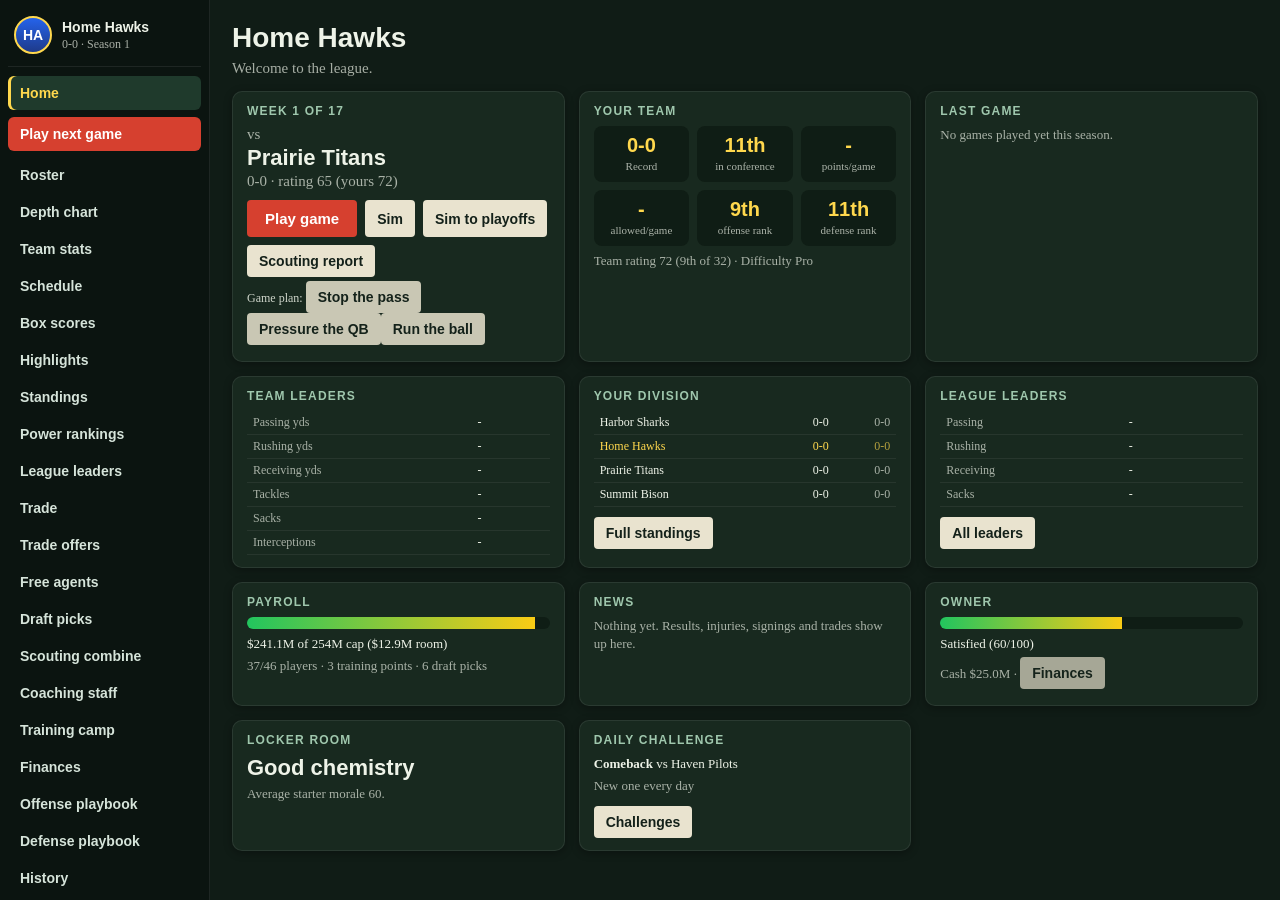
<file: index.html>
<!doctype html>
<html lang="en"><head><meta charset="utf-8">
<meta name="viewport" content="width=device-width,initial-scale=1,maximum-scale=1,user-scalable=no,viewport-fit=cover">
<meta name="mobile-web-app-capable" content="yes"><meta name="apple-mobile-web-app-capable" content="yes">
<title>Gridiron Lab</title><link rel="stylesheet" href="style.css">
<link rel="manifest" href="manifest.webmanifest"><meta name="theme-color" content="#14211a"><link rel="apple-touch-icon" href="icon-192.png"><link rel="icon" href="icon-192.png"></head>
<body>
<div id="wrap">
<canvas id="c" width="960" height="540"></canvas>
<div id="hud"></div><div id="msg"></div>
<div id="top"><button id="pbb">Playbook</button><button id="hlp">Controls</button><button id="rb">Lobby</button></div>
<div id="pb"></div>
<div id="pre"><div id="hint"></div><div id="plays"></div><button id="snap">Snap</button></div>
<div id="bar"></div>
<div id="stick"><i></i></div><div id="mv"></div><button id="act">Juke / Pump</button>
<p id="help"></p>
</div>
<div id="rot">Turn your phone sideways to play.<br><small>(tap to dismiss)</small></div>
<div id="modal" hidden></div>
<script src="data.js"></script><script src="stats0.js"></script><script src="special.js"></script><script src="ai.js"></script><script src="moves.js"></script><script src="career.js"></script><script src="ragdoll.js"></script><script src="game.js"></script><script src="render.js"></script><script src="hud.js"></script><script src="playbook.js"></script><script src="dash.js"></script><script src="league.js"></script><script src="opts.js"></script><script src="pcam.js"></script><script src="pcam2.js"></script><script src="kick.js"></script><script src="extras.js"></script><script src="field2.js"></script><script src="gm.js"></script><script src="desk.js"></script><script src="anim.js"></script><script src="more.js"></script><script src="pose.js"></script><script src="play2.js"></script><script src="vis2.js"></script><script src="menus2.js"></script><script src="polish.js"></script><script src="sound2.js"></script><script src="more3.js"></script><script src="dive.js"></script><script src="play3.js"></script><script src="vis3.js"></script><script src="modes.js"></script><script src="ease.js"></script><script src="keys.js"></script><script src="models.js"></script><script src="anim2.js"></script><script src="rp2.js"></script><script src="trick.js"></script><script src="stats2.js"></script><script src="pe.js"></script><script src="pd.js"></script><script src="plays3.js"></script><script src="tw.js"></script><script src="rel.js"></script><script src="rtclock.js"></script><script src="pass3.js"></script><script src="stplays.js"></script><script src="st3.js"></script><script src="std.js"></script><script src="playcard.js"></script><script src="modelock.js"></script><script src="train.js"></script><script src="life.js"></script><script src="hood.js"></script><script src="cars.js"></script><script src="wreck.js"></script><script src="street.js"></script><script src="sfb.js"></script><script src="smini.js"></script><script src="sheetlock.js"></script><script src="lock.js"></script>
<script>if(typeof stSVG!="function"||typeof kofcEnd!="function"||typeof rtTick!="function"||typeof lobby!="function"||typeof lineup!="function"||typeof careerHub!="function"||typeof cmove!="function"||typeof ragTackle!="function"||typeof fit!="function"||typeof dashHome!="function"||typeof featUI!="function"||typeof kickStart!="function"||typeof xNewGame!="function"||typeof fForm!="function"||typeof gmInit!="function"||typeof padPoll!="function"||typeof animStep!="function"||typeof stiffArm!="function"||typeof anTick!="function"||typeof covPre!="function"||typeof vTick!="function"||typeof devUI!="function"||typeof camTick!="function"||typeof sReact!="function"||typeof gNums!="function"||typeof userDive!="function"||typeof dsCycle!="function"||typeof dcShow!="function"||typeof recapUI!="function"||typeof tutGo!="function"||typeof kbPage!="function"||typeof mDraw!="function"||typeof CEL2=="undefined"||typeof rpAct!="function"||typeof licOK!="function"||typeof slGate!="function"||typeof fa1Fill!="function"||typeof dsSync!="function"||typeof peUI!="function"||typeof pdUI!="function"||typeof coachSug!="function"||typeof koKneel!="function"||typeof st4th!="function"||typeof stDes!="function"||typeof pcdShow!="function"||typeof pcSet!="function"||typeof pcPre!="function"||typeof mlSwitch!="function"||typeof trainUI!="function"||typeof lifeUI!="function"||typeof hoodUI!="function"||typeof hdDealer!="function"||typeof hdBody!="function"||typeof hdStreet!="function"||typeof sfStart!="function"||typeof smStart!="function")document.body.innerHTML='<p style="padding:20px;font:18px sans-serif;color:#fff">Gridiron Lab is missing files. Upload index.html, data.js, special.js, ai.js, moves.js, career.js, ragdoll.js, game.js, render.js, hud.js, playbook.js, dash.js, league.js, opts.js, pcam.js, pcam2.js, kick.js, extras.js, field2.js, gm.js, desk.js, anim.js, more.js, pose.js, play2.js, vis2.js, menus2.js, polish.js, sound2.js, more3.js, dive.js, play3.js, vis3.js, modes.js, ease.js, keys.js, models.js, anim2.js, rp2.js, trick.js, st3.js, std.js, playcard.js, modelock.js, train.js, life.js, hood.js, cars.js, wreck.js, street.js, sfb.js, smini.js, sheetlock.js, lock.js, sw.js, manifest.webmanifest, the icons and style.css together in one folder.</p>'</script></body></html>
</file>
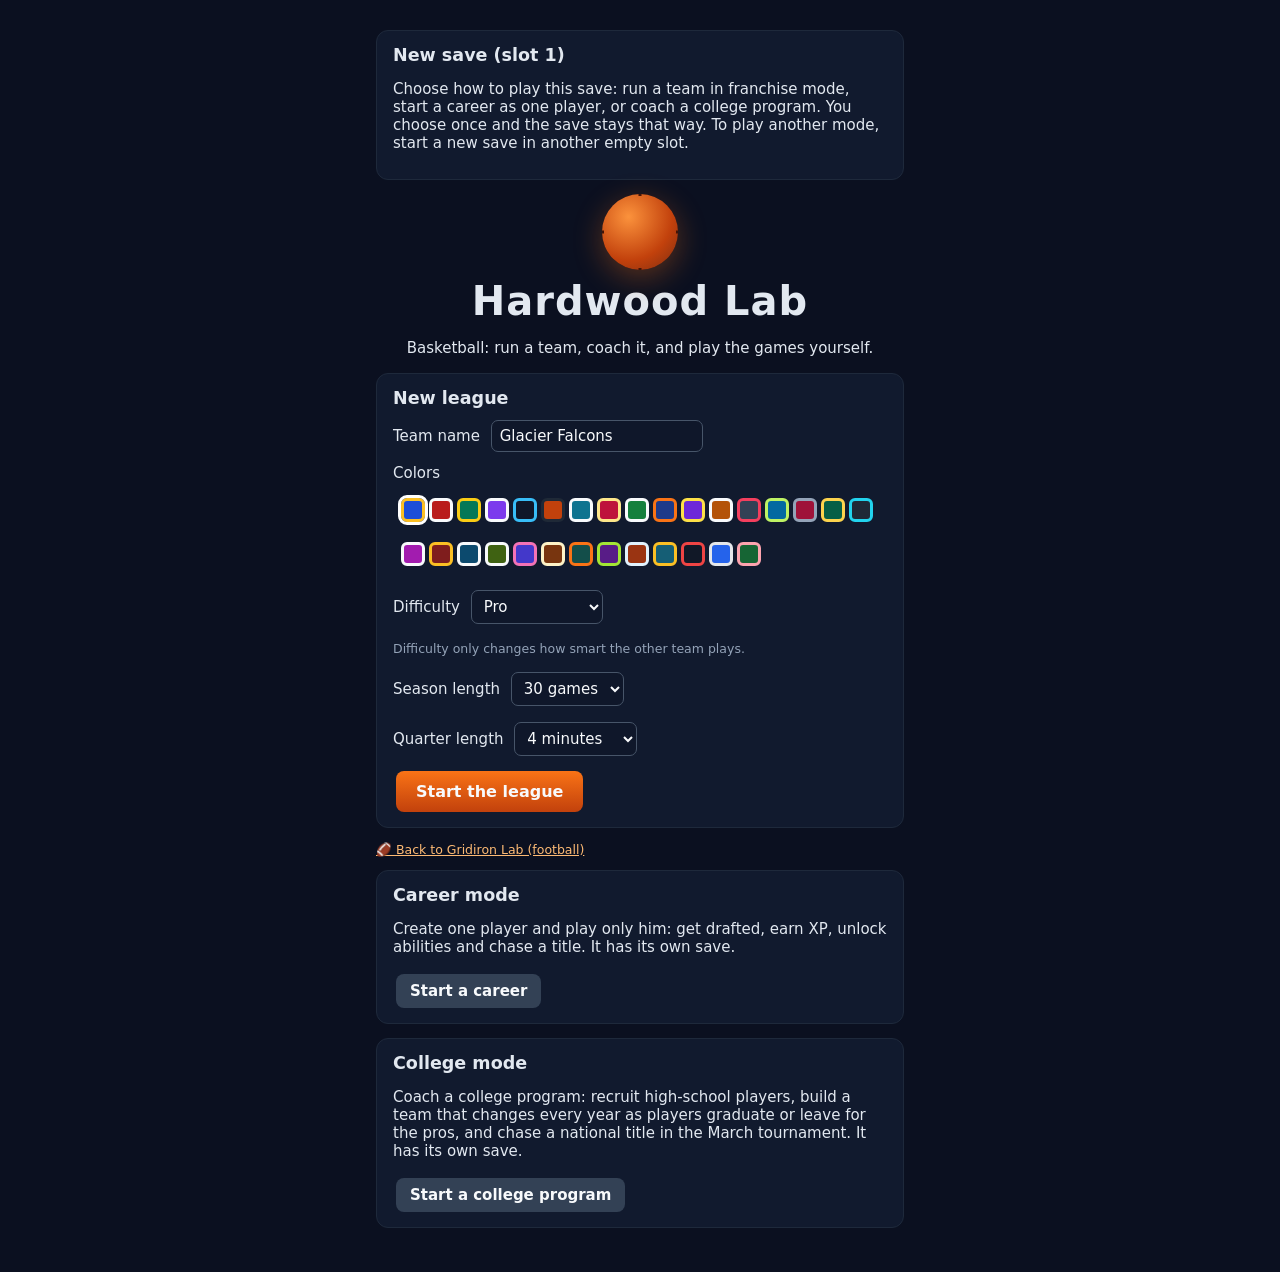
<file: hoops/index.html>
<!doctype html>
<html lang="en"><head><meta charset="utf-8">
<meta name="viewport" content="width=device-width,initial-scale=1,viewport-fit=cover">
<title>Hardwood Lab</title><link rel="stylesheet" href="hoops.css">
<meta name="theme-color" content="#0b1020"><link rel="icon" href="../icon-192.png"></head>
<body>
<div id="ui"></div>
<div id="gamewrap" hidden><canvas id="cv"></canvas><div id="gtop"><button onclick="gameMenu()">Menu</button></div></div>
<div id="modal" hidden></div>
<script src="h-core.js"></script><script src="h-sim.js"></script><script src="h-game.js"></script><script src="h-play.js"></script><script src="h-draw.js"></script><script src="h-ui.js"></script><script src="h-court.js"></script><script src="h-fx.js"></script><script src="h-fran.js"></script><script src="h-car.js"></script><script src="h-extra.js"></script><script src="h-more.js"></script><script src="h-gfx.js"></script><script src="h-hl.js"></script><script src="h-view.js"></script><script src="h-real.js"></script><script src="h-mode.js"></script><script src="h-feel.js"></script><script src="../sheetlock.js"></script><script src="h-lock.js"></script>
<script>if(typeof pdUI!="function"||typeof hInit!="function"||typeof hDraw!="function"||typeof hStep!="function"||typeof simGame!="function"||typeof newLeague!="function"||typeof userControls!="function"||typeof lkGate!="function"||typeof slGate!="function"||typeof coachSug!="function"||typeof faceSVG!="function"||typeof ensureR!="function"||typeof careerHome!="function"||typeof tutStart!="function"||typeof asUI!="function"||typeof camFrame!="function"||typeof collegeGo!="function"||typeof pickMode!="function"||typeof pvProj!="function"||typeof o3EP!="function"){document.body.innerHTML='<div style="font:16px sans-serif;color:#fff;padding:30px">Some game files are missing. Re-download the whole folder and open hoops/index.html again.</div>'}else hInit();
if('serviceWorker'in navigator&&location.protocol.startsWith('http'))navigator.serviceWorker.register('../sw.js').catch(()=>{});</script>
</body></html>
</file>
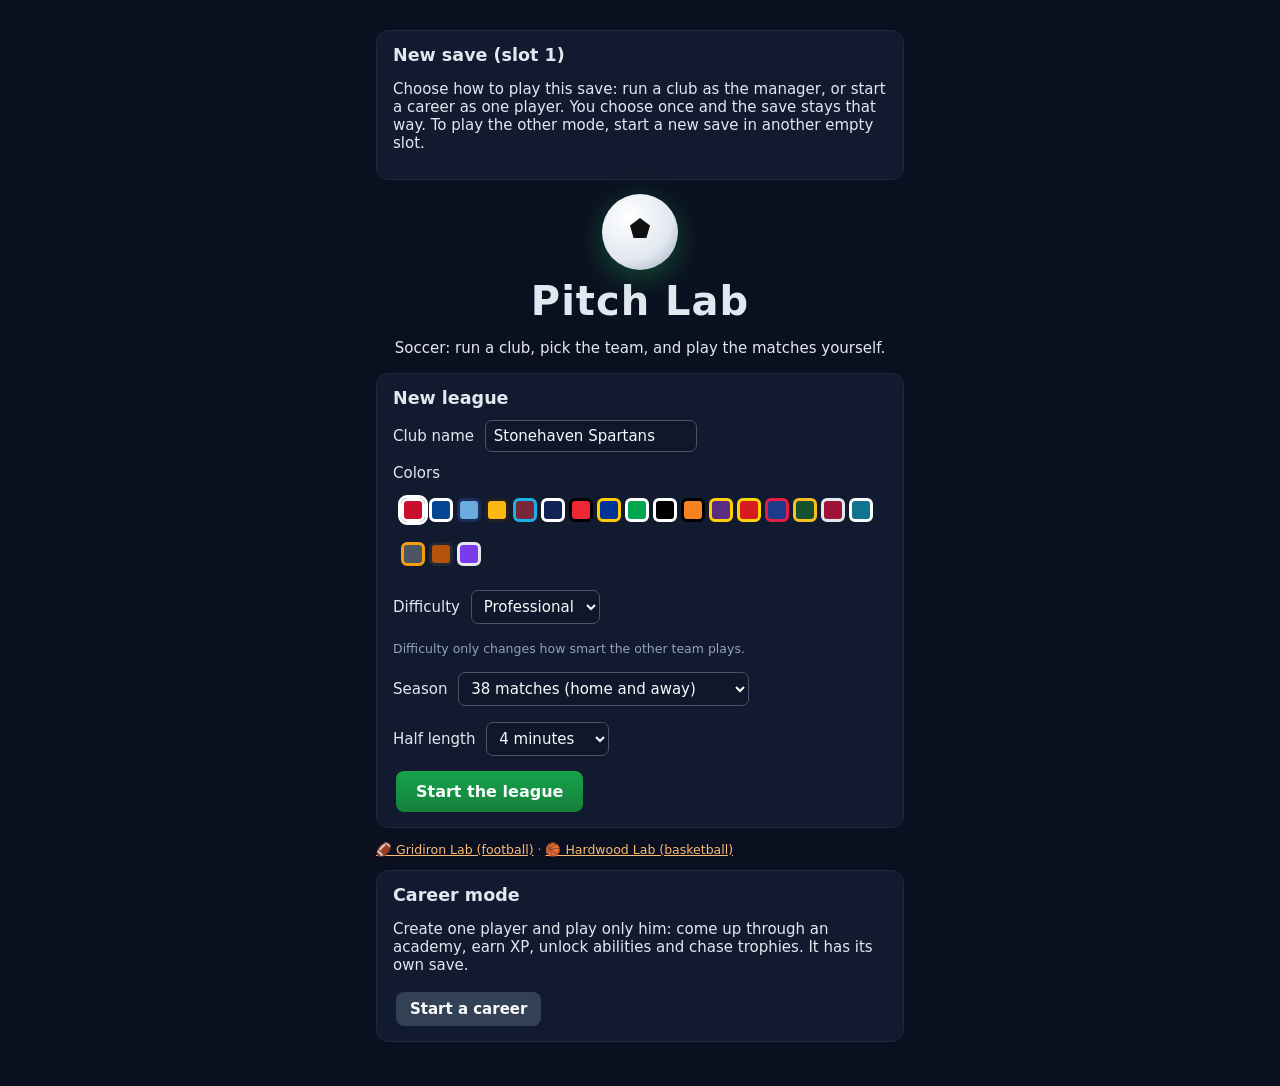
<file: soccer/index.html>
<!doctype html>
<html lang="en"><head><meta charset="utf-8">
<meta name="viewport" content="width=device-width,initial-scale=1,viewport-fit=cover">
<title>Pitch Lab</title><link rel="stylesheet" href="soccer.css">
<meta name="theme-color" content="#0d1a12"><link rel="icon" href="../icon-192.png"></head>
<body>
<div id="ui"></div>
<div id="gamewrap" hidden><canvas id="cv"></canvas><div id="gtop"><button onclick="gameMenu()">Menu</button></div></div>
<div id="modal" hidden></div>
<script src="s-core.js"></script><script src="s-sim.js"></script><script src="s-game.js"></script><script src="s-play.js"></script><script src="s-draw.js"></script><script src="s-ui.js"></script><script src="sc-court.js"></script><script src="sc-fx.js"></script><script src="sc-fran.js"></script><script src="sc-car.js"></script><script src="sc-extra.js"></script><script src="sc-div.js"></script><script src="sc-fc.js"></script><script src="sc-ai2.js"></script><script src="sc-real.js"></script><script src="sc-mode.js"></script><script src="sc-feel.js"></script><script src="../sheetlock.js"></script><script src="s-lock.js"></script>
<script>if(typeof fcShotCalc!="function"||typeof gkReach!="function"||typeof icPlan!="function"||typeof hInit!="function"||typeof hDraw!="function"||typeof hStep!="function"||typeof simGame!="function"||typeof newLeague!="function"||typeof userControls!="function"||typeof lkGate!="function"||typeof slGate!="function"||typeof coachSug!="function"||typeof hlUI!="function"||typeof cupPlay!="function"||typeof careerGo!="function"||typeof pickMode!="function"||typeof tutStart!="function"||typeof addDiv2!="function"||typeof callRunGo!="function"){document.body.innerHTML='<div style="font:16px sans-serif;color:#fff;padding:30px">Some game files are missing. Re-download the whole folder and open soccer/index.html again.</div>'}else hInit();
if('serviceWorker'in navigator&&location.protocol.startsWith('http'))navigator.serviceWorker.register('../sw.js').catch(()=>{});</script>
</body></html>
</file>
<file: style.css>
*{box-sizing:border-box}
html,body{margin:0;height:100%;overflow:hidden;background:#0b1626;color:#eef3e8;font:15px Georgia,serif;overscroll-behavior:none;-webkit-user-select:none;user-select:none}
button{background:#e9e3cf;color:#14211a;border:0;padding:8px 12px;font:700 14px "Trebuchet MS",sans-serif;cursor:pointer;border-radius:4px}
button.on{background:#ffd84d}button:focus-visible{outline:3px solid #fff}
/* the game fills the whole screen; everything else floats on top of it */
#wrap{position:fixed;inset:0}
#c{position:absolute;inset:0;width:100%;height:100%;display:block;touch-action:none;background:#14532d}
#hud{position:absolute;top:6px;left:10px;z-index:3;font:700 14px "Trebuchet MS",sans-serif;text-shadow:0 1px 3px #000,0 0 6px #000;pointer-events:none}
#msg{position:absolute;top:27px;left:10px;z-index:3;font-size:13px;color:#ffd84d;text-shadow:0 1px 3px #000,0 0 6px #000;max-width:62vw;pointer-events:none}
#top{position:absolute;top:6px;right:8px;z-index:5;display:flex;gap:6px}#top button{padding:7px 11px;font-size:13px;background:#e9e3cfee}
#pb{position:absolute;left:50%;transform:translateX(-50%);bottom:62px;z-index:5;background:#0b1626eb;border:2px solid #e9e3cf;border-radius:10px;padding:10px;max-width:96vw;max-height:66vh;overflow:auto}
#pb h3{margin:0 0 8px;font:700 16px "Trebuchet MS",sans-serif;color:#ffd84d;display:flex;justify-content:space-between;align-items:center;gap:10px}
#pb .cards{display:grid;grid-template-columns:repeat(auto-fill,minmax(122px,1fr));gap:8px;width:min(920px,90vw)}
.card{background:#1d3a2a;color:#fff;padding:5px;border:2px solid #ffffff2a;display:flex;flex-direction:column;align-items:center;gap:3px;font-size:12px}
.card.on{border-color:#ffd84d}.card svg{width:112px;height:80px;background:#2a7f35;border-radius:4px;pointer-events:none}.card span{pointer-events:none}
#pre{position:absolute;left:0;right:0;bottom:8px;z-index:4;display:flex;flex-direction:column;align-items:center;gap:6px;pointer-events:none}
#pre>*{pointer-events:auto}#hint{background:#000b;color:#fff;font-family:"Trebuchet MS",sans-serif;padding:6px 14px;border-radius:16px;font-size:14px;pointer-events:none;text-align:center;max-width:92vw}
#plays{display:flex;gap:6px;flex-wrap:wrap;justify-content:center}#plays button{background:#e9e3cfee}
#snap{background:#d6402f;color:#fff;padding:10px 26px;font-size:16px}
#bar{position:absolute;left:0;right:0;bottom:8px;z-index:4;display:flex;justify-content:center;pointer-events:none}#bar>*{pointer-events:auto}
#dctl{display:none;gap:6px;flex-wrap:wrap}#dctl button{background:#e9e3cfdd}
#help{display:none}
#ed{display:flex;flex-direction:column;gap:6px;align-items:center}#ed canvas{width:min(960px,92vw)}#edt{display:flex;gap:6px;flex-wrap:wrap;justify-content:center;max-width:960px}#ed p{max-width:760px;font-size:13px;margin:0}
#stick,#act,#rot{display:none}
#modal{position:fixed;inset:0;z-index:10;background:#000c;display:flex;overflow:auto}#modal[hidden]{display:none}
#modal>div{background:#1d2e24;padding:16px;overflow:auto}
table{border-collapse:collapse}td,th{padding:3px 10px;text-align:left}
#mv{display:none;gap:6px;flex-wrap:wrap;justify-content:center;position:absolute;right:12px;bottom:66px;z-index:4;flex-direction:column}#mv button{background:#7c3aed;color:#fff}
@media (pointer:coarse){
 #stick{display:block;position:absolute;left:16px;bottom:24px;width:110px;height:110px;border-radius:50%;background:#fff3;border:2px solid #fff8;z-index:3;touch-action:none}
 #stick i{position:absolute;left:33px;top:33px;width:40px;height:40px;border-radius:50%;background:#fffb;pointer-events:none}
 #act{display:block;position:absolute;right:16px;bottom:24px;z-index:3;width:86px;height:86px;border-radius:50%;background:#ffd84dcc;touch-action:none}
 #mv{right:12px;bottom:122px;width:96px}#mv button{padding:10px 6px;font-size:13px}
 #hud{font-size:12px}#msg{font-size:11px}#pb{bottom:56px;max-height:60vh}#pb .cards{grid-template-columns:repeat(auto-fill,minmax(104px,1fr))}.card svg{width:96px;height:68px}
 #plays button,#top button{padding:7px 9px;font-size:12px}
}
@media (pointer:coarse) and (orientation:portrait){#rot{display:block;position:fixed;inset:0;z-index:20;background:#14211af2;color:#fff;font-size:20px;text-align:center;padding-top:40vh}}
#modal table{font-size:12px}td.tc{cursor:pointer;background:#2c4636}td.tc:hover{background:#3d6a4c}#modal h2,#modal h3{margin:4px 0}
#modal{align-items:stretch;justify-content:stretch}
#modal>div{width:100%;height:100%;max-height:none;border:0;padding:16px;box-sizing:border-box}
#modal h1{margin:4px 0;font:700 28px "Trebuchet MS",sans-serif}
.grid{display:grid;grid-template-columns:repeat(auto-fit,minmax(170px,1fr));gap:12px;margin-top:16px}
.grid button{padding:26px 10px;font-size:18px}.grid button.big{background:#d6402f;color:#fff}
/* league pages */
#modal>div.pg{overflow:auto;-webkit-overflow-scrolling:touch}
.pg p{margin:6px 0;line-height:1.4}.pg h3{margin:16px 0 6px;font:700 17px "Trebuchet MS",sans-serif;color:#ffd84d}
.pg table{border-collapse:collapse;width:100%;max-width:1100px;font-size:13px}
.pg th,.pg td{padding:5px 8px;border-bottom:1px solid #ffffff1c;text-align:left;vertical-align:top}
.pg th{color:#cfe3d4;font-weight:700;white-space:nowrap}.pg th.srt{cursor:pointer;text-decoration:underline dotted}
.pg tr.st td{font-weight:700}.pg tr.me td{color:#ffd84d}
.pg a{color:#9fd3ff}.pg td button{padding:4px 9px;font-size:12px;margin:1px}
.pg .small{font-size:12px;opacity:.85}.pg .warn{color:#ffb4a8}.pg .good{color:#9be89b}.inj{color:#ff8f7a;font-size:11px;font-weight:700}
.pg .row{display:flex;gap:6px;flex-wrap:wrap;align-items:center;margin:8px 0}.pg select{padding:7px;font-size:14px;border-radius:3px;max-width:100%}
.pg .nav{display:flex;gap:6px;margin-bottom:6px}.pg .nav button{padding:6px 12px;font-size:13px}
.pg .cols{display:grid;grid-template-columns:1fr 1fr;gap:14px;margin-top:10px}.pg .ck{display:block;font-size:13px;padding:5px 0;border-bottom:1px solid #ffffff12}
.pg button.on{background:#ffd84d}
@media (max-width:700px){.pg .cols{grid-template-columns:1fr}.pg table{font-size:12px}.pg th,.pg td{padding:4px 5px}.grid button{padding:16px 8px;font-size:15px}}
#mv{display:none;gap:6px;flex-wrap:wrap;justify-content:center}#mv button{background:#7c3aed;color:#fff}
.cinfo{align-self:center;font-size:13px;opacity:.9;padding:0 6px}.pg button.dim{opacity:.45}.pg input{padding:7px;font-size:15px;border-radius:3px}
@media (pointer:coarse){#mv{position:absolute;right:12px;bottom:168px;z-index:3;flex-direction:column;width:96px}#mv button{padding:10px 6px;font-size:13px}}

/* scoreboard */
#sb{position:absolute;top:6px;left:50%;transform:translateX(-50%);z-index:4;display:flex;align-items:stretch;font-family:"Trebuchet MS",sans-serif;border-radius:8px;overflow:hidden;box-shadow:0 3px 12px #0009;pointer-events:none;border:1px solid #ffffff30}
#sb .tm{display:flex;align-items:center;gap:8px;padding:4px 12px;color:#fff;position:relative}#sb .tm.u{background:linear-gradient(#2563eb,#1e3a8a)}#sb .tm.c{background:linear-gradient(#dc2626,#7f1d1d)}
#sb .nm{font:700 13px "Trebuchet MS",sans-serif;letter-spacing:1px}#sb .sc{font:800 24px "Trebuchet MS",sans-serif;min-width:30px;text-align:center}
#sb .to{position:absolute;bottom:2px;left:12px;display:flex;gap:3px}#sb .tm.c .to{left:auto;right:12px}#sb .to b{width:9px;height:3px;background:#ffd84d;border-radius:2px}#sb .to b.off{background:#ffffff40}
#sb .tm.pos .nm::before{content:'';display:inline-block;width:11px;height:7px;margin-right:5px;background:#8b5a2b;border-radius:50%;border:1px solid #fff8;vertical-align:1px}
#sb .mid{background:#0b1626;color:#fff;padding:3px 14px;text-align:center;display:flex;flex-direction:column;justify-content:center;min-width:132px}
#sb .q{font:700 15px "Trebuchet MS",sans-serif}#sb .clk{color:#ff7b7b}#sb .clk.on{color:#7dffa0}#sb .dd{font:700 11px "Trebuchet MS",sans-serif;color:#ffd84d;letter-spacing:.5px}#sb .dd em{color:#ffffff60;font-style:normal}
#msg{left:50%!important;transform:translateX(-50%);top:62px!important;background:#000a;padding:3px 12px;border-radius:12px;max-width:80vw}
/* play result banner */
#res{position:absolute;left:50%;top:38%;transform:translate(-50%,-50%);z-index:4;text-align:center;pointer-events:none;opacity:0;font-family:"Trebuchet MS",sans-serif}
#res .t{font:900 46px "Trebuchet MS",sans-serif;letter-spacing:2px;color:#fff;padding:6px 30px;background:#0b1626d9;border-radius:6px;transform:skewX(-8deg);text-shadow:0 3px 0 #0008;white-space:nowrap}
#res .s{display:inline-block;margin-top:6px;font:700 15px "Trebuchet MS",sans-serif;color:#fff;background:#000b;padding:4px 14px;border-radius:12px}#res .s:empty{display:none}
#res.show{animation:resIn 1.7s ease-out forwards}
#res.good .t{background:linear-gradient(#16a34a,#14532d)}#res.bad .t{background:linear-gradient(#dc2626,#7f1d1d)}#res.td .t{background:linear-gradient(#facc15,#b45309);color:#1a1200;text-shadow:none;font-size:56px}#res.inc .t{background:#334155e6}
@keyframes resIn{0%{opacity:0;transform:translate(-50%,-50%) scale(.6)}12%{opacity:1;transform:translate(-50%,-50%) scale(1.08)}22%{transform:translate(-50%,-50%) scale(1)}85%{opacity:1}100%{opacity:.95}}
@media (pointer:coarse){#sb .sc{font-size:19px}#sb .nm{font-size:11px}#sb .mid{min-width:110px}#res .t{font-size:32px}#res.td .t{font-size:40px}#msg{top:52px!important}}

/* Football GM style shell: sidebar + main page */
#modal>div.shellwrap{padding:0;width:100%;height:100%;overflow:hidden;background:#101c16}
.shell{display:grid;grid-template-columns:210px 1fr;height:100%}
.side{background:#0b1410;border-right:1px solid #ffffff14;overflow:auto;padding:10px 8px;display:flex;flex-direction:column;gap:3px}
.side .brand{display:flex;gap:10px;align-items:center;padding:6px 6px 12px;border-bottom:1px solid #ffffff14;margin-bottom:6px}
.side .brand b{display:block;font:700 14px "Trebuchet MS",sans-serif}.side .brand span{font-size:12px;opacity:.7}
.side .logo{width:38px;height:38px;border-radius:50%;background:linear-gradient(#2563eb,#1e3a8a);display:flex;align-items:center;justify-content:center;font:800 14px "Trebuchet MS",sans-serif;color:#fff;flex:none;border:2px solid #ffd84d}
.side .ni{background:transparent;color:#d6e4da;text-align:left;padding:9px 12px;font:600 14px "Trebuchet MS",sans-serif;border-radius:6px}
.side .ni:hover{background:#ffffff10}.side .ni.on{background:#1f3a2c;color:#ffd84d;box-shadow:inset 3px 0 0 #ffd84d}.side .ni.hot{background:#d6402f;color:#fff;margin:4px 0}.side .ni.hot.on{background:#b8321f}
.main{overflow:auto;padding:18px 22px;-webkit-overflow-scrolling:touch}
.main h1{margin:0 0 4px;font:800 26px "Trebuchet MS",sans-serif}.dim{opacity:.68}
.hdr{margin-bottom:12px}.hdr p{margin:2px 0}
.dash{display:grid;grid-template-columns:repeat(auto-fill,minmax(290px,1fr));gap:14px}
.cardx{background:#18291f;border:1px solid #ffffff14;border-radius:10px;padding:12px 14px;box-shadow:0 2px 8px #0005}
.cardx h4{margin:0 0 8px;font:700 12px "Trebuchet MS",sans-serif;letter-spacing:1.2px;text-transform:uppercase;color:#9fc7ad}
.cardx .big{font:800 22px "Trebuchet MS",sans-serif;margin:2px 0}.cardx .big.w{color:#6ee7a0}.cardx .big.l{color:#ff8f7a}
.cardx p{margin:4px 0;font-size:13px}.cardx .btns{display:flex;gap:8px;flex-wrap:wrap;margin-top:10px}
.cardx button.go,.main button.go{background:#d6402f;color:#fff;font-size:15px;padding:10px 18px}
.stats3{display:grid;grid-template-columns:repeat(3,1fr);gap:8px;margin-bottom:6px}.stats3 div{background:#0f1d15;border-radius:8px;padding:8px;text-align:center}
.stats3 b{display:block;font:800 20px "Trebuchet MS",sans-serif;color:#ffd84d}.stats3 span{font-size:11px;opacity:.7}
table.mini{width:100%;font-size:13px}table.mini td{padding:4px 6px;border-bottom:1px solid #ffffff10}table.mini tr.me td{color:#ffd84d}td.num{text-align:right;font-variant-numeric:tabular-nums}
.bar{height:12px;background:#0f1d15;border-radius:6px;overflow:hidden;margin:6px 0}.bar i{display:block;height:100%;background:linear-gradient(90deg,#22c55e,#facc15)}.bar i.over{background:#ef4444}.bar.sm{height:7px;margin:0;min-width:70px}
.news{border-bottom:1px solid #ffffff0c;padding:3px 0}.news .dim{font-size:11px;margin-right:6px}
.pcard{display:flex;gap:12px;align-items:center}.pcard .ovr{width:62px;height:62px;border-radius:10px;background:linear-gradient(#facc15,#b45309);color:#1a1200;display:flex;flex-direction:column;align-items:center;justify-content:center;flex:none}
.pcard .ovr b{font:900 26px "Trebuchet MS",sans-serif;line-height:1}.pcard .ovr span{font-size:10px;font-weight:700}
b.w{color:#6ee7a0}b.l{color:#ff8f7a}
@media (max-width:820px){.shell{grid-template-columns:150px 1fr}.side .ni{padding:7px 8px;font-size:12px}.side .brand span{display:none}.main{padding:12px}.dash{grid-template-columns:repeat(auto-fill,minmax(250px,1fr));gap:10px}.main h1{font-size:20px}}
@media (pointer:coarse) and (max-height:520px){.shell{grid-template-columns:150px 1fr}.side{padding:6px 5px}.side .ni{padding:7px 8px;font-size:12px}.side .brand{padding:4px 4px 8px}.side .brand span{display:none}.side .logo{width:30px;height:30px;font-size:12px}
 .main{padding:10px 12px}.main h1{font-size:19px}.dash{grid-template-columns:repeat(auto-fill,minmax(240px,1fr));gap:9px}.cardx{padding:9px 11px}.cardx .big{font-size:17px}.stats3 b{font-size:16px}.cardx button.go{padding:8px 12px;font-size:13px}}

/* ---- game features ---- */
#sb .tm.u{background:linear-gradient(var(--u1,#2563eb),var(--u2,#1e3a8a))}#sb .tm.c{background:linear-gradient(var(--c1,#dc2626),var(--c2,#7f1d1d))}
#sb2{position:absolute;top:50px;left:50%;transform:translateX(-50%);z-index:4;display:none;flex-direction:column;align-items:center;gap:3px;pointer-events:none;font:700 10px "Trebuchet MS",sans-serif;color:#fff;text-shadow:0 1px 2px #000;letter-spacing:.6px}
#sb2:not([style*="none"]){display:flex}
#sb2 .mom{position:relative;width:160px;height:5px;background:#000a;border-radius:3px;overflow:hidden;box-shadow:0 0 0 1px #ffffff30}#sb2 .mom::after{content:'';position:absolute;left:50%;top:0;bottom:0;width:1px;background:#fffc}
#sb2 .mom i{position:absolute;top:0;bottom:0;transition:width .5s}#sb2 .mom i.u{right:50%;background:var(--u1,#2563eb)}#sb2 .mom i.c{left:50%;background:var(--c1,#dc2626)}
#msg{top:78px!important}
#res.flag .t{background:linear-gradient(#facc15,#ca8a04);color:#1a1200;text-shadow:none}
#rpb{position:absolute;top:6px;left:8px;z-index:5;display:none;padding:7px 12px;font-size:13px;background:#e9e3cfee}
#pbp{position:absolute;top:44px;left:8px;z-index:3;max-width:min(340px,30vw);font:12px/1.35 "Trebuchet MS",sans-serif;color:#fff;background:#000b;padding:5px 10px;border-radius:8px;pointer-events:none;opacity:0;transition:opacity .4s}
#pbp:empty{display:none}
#tip{display:none;position:absolute;top:100px;left:50%;transform:translateX(-50%);z-index:7;width:min(440px,88vw);background:#0b1626f2;border:2px solid #ffd84d;border-radius:10px;padding:10px 14px;color:#fff;font:14px/1.4 "Trebuchet MS",sans-serif;box-shadow:0 6px 20px #000a;text-align:center}
#tip p{margin:0 0 8px}#tip button{padding:6px 16px}
.feats{display:grid;gap:10px;margin-bottom:6px}.feat{display:flex;gap:12px;align-items:center}.feat b{display:block}.feat .small{display:block;opacity:.8}.feat .row{flex-shrink:0}
#modal .tg,.tg{min-width:60px;flex-shrink:0;background:#475569;color:#e2e8f0}#modal .tg.on,.tg.on{background:#16a34a;color:#fff}
.cardx.wide{grid-column:1/-1}.pbpl{max-height:360px;overflow:auto;font-size:13px}.pbpl p{margin:3px 0}
@media (pointer:coarse){
 #stick{width:var(--stk,110px)!important;height:var(--stk,110px)!important}#stick i{left:calc(50% - 20px)!important;top:calc(50% - 20px)!important}
 body.lefty #stick{left:auto;right:16px}body.lefty #act{right:auto;left:16px}body.lefty #mv{right:auto;left:12px}
 #pbp{top:40px;max-width:36vw;font-size:11px}#msg{top:68px!important}#sb2{top:44px}#tip{top:84px;font-size:13px}
}

/* ---- batch 2 ---- */
#lt{position:absolute;left:12px;bottom:70px;z-index:4;min-width:220px;max-width:340px;background:#0b1626ee;border-left:6px solid var(--lc,#2563eb);border-radius:4px;padding:6px 12px;color:#fff;font-family:"Trebuchet MS",sans-serif;pointer-events:none;opacity:0;transform:translateX(-30px);transition:all .35s}
#lt.show{opacity:1;transform:none}#lt i{display:block;font:900 11px "Trebuchet MS",sans-serif;letter-spacing:1.5px;color:#ffd84d;font-style:normal}#lt b{display:block;font-size:17px}#lt span{display:block;font-size:11px;color:#cbd5e1}#lt em{display:block;font-style:normal;font-size:12px;margin-top:2px}
#achp{position:absolute;right:12px;top:52px;z-index:8;background:linear-gradient(#facc15,#ca8a04);color:#1a1200;border-radius:10px;padding:8px 14px;font-family:"Trebuchet MS",sans-serif;max-width:260px;opacity:0;pointer-events:none}
#achp.show{animation:achIn 4s ease forwards}#achp small{display:block;font-size:10px;letter-spacing:1px;text-transform:uppercase}#achp b{display:block;font-size:16px}#achp span{font-size:12px}
@keyframes achIn{0%{opacity:0;transform:translateY(-15px)}10%,85%{opacity:1;transform:none}100%{opacity:0}}
.pst{display:block;font-style:normal;font-size:10px;color:#86efac}.p2l{color:#fca5a5;font:700 12px sans-serif;align-self:center;margin-left:8px}.p2b{background:#fecaca!important}.p2b.on{background:#f87171!important}
.achs{display:grid;grid-template-columns:repeat(auto-fill,minmax(230px,1fr));gap:8px}.ach{background:#18291f;border:1px solid #ffffff14;border-radius:8px;padding:8px 10px;opacity:.55}.ach.got{opacity:1;border-color:#facc15}.ach b{display:block}.ach span{font-size:12px}.ach em{display:block;font-size:11px;color:#9fc7ad;font-style:normal}
.tag{background:#7c3aed;color:#fff;border-radius:6px;padding:1px 7px;font-size:12px;font-weight:700}
@media (pointer:coarse){#lt{left:auto;right:12px;bottom:auto;top:84px;min-width:180px}#achp{top:84px}}

/* ---- computer controls ---- */
.card{position:relative}.card kbd{position:absolute;top:3px;left:4px;background:#0b1626;color:#ffd84d;border:1px solid #ffd84d88;border-radius:4px;font:700 11px sans-serif;padding:0 5px;line-height:16px;pointer-events:none}
kbd{background:#0b1626;color:#ffd84d;border:1px solid #ffffff30;border-radius:4px;padding:1px 6px;font:700 12px sans-serif;white-space:normal}
.ctl{width:100%;border-collapse:collapse}.ctl td,.ctl th{padding:5px 8px;border-bottom:1px solid #ffffff14;text-align:left;font-size:14px}.ctl .sec{color:#ffd84d;font-weight:700;padding-top:12px}
@media (pointer:fine) and (min-width:1600px){#sb{transform:translateX(-50%) scale(1.22);transform-origin:top center}#sb2{top:60px}#msg{top:90px!important}
 #top button,#plays button,#snap{font-size:15px;padding:9px 14px}#hint{font-size:16px}#pb .cards{grid-template-columns:repeat(auto-fill,minmax(150px,1fr));width:min(1200px,90vw)}.card svg{width:140px;height:100px}.card{font-size:14px}
 #res .t{font-size:60px}#res.td .t{font-size:72px}#lt{transform-origin:left bottom}#lt.show{transform:scale(1.15)}#pbp{font-size:14px;max-width:420px}}
@media (pointer:coarse){#fsb{display:none}}
#keys{font:12px "Trebuchet MS",sans-serif;color:#e2e8f0;background:#000a;border-radius:10px;padding:2px 10px;pointer-events:none}#keys:empty{display:none}

/* ---- laptop / desktop buttons ---- */
@media (pointer:fine){
 body.desk #plays button,body.desk #dctl button,body.desk #mv button,body.desk #snap,body.desk #top button{background:#0b1626e6;color:#f1f5f9;border:1px solid #ffffff2e;border-radius:9px;padding:7px 12px;font:600 13px "Trebuchet MS",sans-serif;box-shadow:0 2px 8px #0007;display:inline-flex;align-items:center;gap:7px;cursor:pointer;transition:background .12s,border-color .12s,transform .08s}
 body.desk #plays button:hover,body.desk #dctl button:hover,body.desk #mv button:hover,body.desk #snap:hover,body.desk #top button:hover{background:#1e3a5f;border-color:#ffd84d99}
 body.desk #plays button:active,body.desk #dctl button:active,body.desk #mv button:active,body.desk #snap:active{transform:translateY(1px)}
 body.desk #plays button.on{border-color:#ffd84d;color:#ffd84d}
 body.desk #snap{background:linear-gradient(#22c55e,#15803d);border-color:#86efac;font-size:15px;padding:8px 22px;font-weight:800}body.desk #snap:hover{background:linear-gradient(#34d399,#16a34a)}
 body.desk #snap::before{content:"Enter";order:2}
 body.desk #plays{display:flex;flex-wrap:wrap;justify-content:center;gap:6px;max-width:min(1100px,96vw)}
 body.desk #plays [data-a="punt"],body.desk #plays [data-a="fg"],body.desk #plays [data-a="fakep"],body.desk #plays [data-a="fakefg"]{order:3;background:#3b2a0be6;border-color:#f59e0b88}
 body.desk #plays [data-a="kneel"],body.desk #plays [data-a="spike"],body.desk #plays [data-a="to"]{order:2}
 body.desk #plays [data-a="deep"],body.desk #plays [data-a="onside"],body.desk #plays [data-a="xp"],body.desk #plays [data-a="two"],body.desk #plays [data-a="tb"],body.desk #plays [data-a="ret"]{font-size:15px;padding:9px 18px}
 body.desk #plays .sep{order:2;width:1px;align-self:stretch;background:#ffffff30;margin:0 4px}
 body.desk #plays .p2l,body.desk #plays .p2b{order:5}
 body.desk #bar{gap:8px;align-items:center;flex-wrap:wrap}body.desk #dctl{gap:6px}
 body.desk #bar #mv{position:static;flex-direction:row;width:auto;gap:6px;right:auto;bottom:auto}
 body.desk #mv button{background:#2e1065e6;border-color:#a78bfa88}
 #kh{font:12px "Trebuchet MS",sans-serif;color:#e2e8f0;background:#000b;border-radius:9px;padding:6px 11px}#kh:empty{display:none}
 #keys{margin-top:2px}
 /* key labels on the buttons */
 body.desk #plays button::before,body.desk #dctl button::before,body.desk #mv button::before,body.desk #snap::before,body.desk #top button::before{font:700 10px sans-serif;color:#0b1626;background:#ffd84d;border-radius:4px;padding:2px 5px;line-height:12px}
 body.desk #plays button::before,body.desk #top button::before{content:none;padding:0}
 body.desk #plays [data-a="form"]::before{content:"O";padding:2px 5px}body.desk #plays [data-a="hurry"]::before{content:"H";padding:2px 5px}body.desk #plays [data-a="tt"]::before{content:"T";padding:2px 5px}
body.desk #plays [data-a="dsg"]::before{content:"X";padding:2px 5px}
 body.desk #top #pbb::before{content:"B";padding:2px 5px}body.desk #top #rb::before{content:"Esc";padding:2px 5px}
 body.desk #dctl [data-k=" "]::before{content:"Space"}body.desk #dctl [data-k="e"]::before{content:"E"}body.desk #dctl [data-k="f"]::before{content:"F"}body.desk #dctl [data-k="g"]::before{content:"G"}body.desk #dctl [data-k="r"]::before{content:"R"}
body.desk #dctl [data-k="v"]::before{content:"V"}
 body.desk #mv [data-k="z"]::before{content:"Z"}body.desk #mv [data-k="x"]::before{content:"X"}body.desk #mv [data-k="c"]::before{content:"C"}body.desk #mv [data-k="v"]::before{content:"V"}body.desk #mv [data-k="t"]::before{content:"T"}
 body.desk #mv [data-k="q"]::before{content:"Q"}body.desk #mv [data-k="e"]::before{content:"E"}body.desk #mv [data-k="1"]::before{content:"1"}body.desk #mv [data-k="2"]::before{content:"2"}body.desk #mv [data-k="3"]::before{content:"3"}body.desk #mv [data-k="4"]::before{content:"4"}
 body.desk #hint{font-size:13px}
}
@media (pointer:fine) and (max-height:820px){body.desk #plays button,body.desk #dctl button,body.desk #mv button{padding:6px 10px;font-size:12.5px}body.desk #top button{padding:6px 10px;font-size:12.5px}body.desk #pb{bottom:110px;max-height:58vh}body.desk #pb .cards{grid-template-columns:repeat(auto-fill,minmax(112px,1fr))}body.desk .card svg{width:100px;height:72px}}
#hint:empty{display:none}
@media (pointer:fine){body.desk #plays [data-a="xp"]::before,body.desk #plays [data-a="tb"]::before,body.desk #plays [data-a="deep"]::before{content:"1";padding:2px 5px}
 body.desk #plays [data-a="two"]::before,body.desk #plays [data-a="ret"]::before,body.desk #plays [data-a="onside"]::before{content:"2";padding:2px 5px}}

/* ---- batch 4 ---- */
body.desk #mv [data-k="r"]::before{content:"R"}
.face{image-rendering:pixelated;border-radius:6px;border:2px solid #ffffff40;vertical-align:middle;margin-right:10px;background:#1d3a2a}#lt .face{float:left;margin:2px 10px 0 0}
.edx{margin-top:6px;display:flex;flex-wrap:wrap;gap:4px;align-items:center}.edx button{padding:4px 8px;font-size:12px}
.intro{max-width:880px;margin:0 auto}.mvs{display:flex;align-items:stretch;gap:12px;margin:12px 0}.mside{flex:1;border-radius:12px;padding:14px;color:#fff;display:flex;flex-direction:column;gap:4px;box-shadow:0 4px 14px #0008}
.mside b{font:900 24px "Trebuchet MS",sans-serif}.mside span{font-size:13px;opacity:.9}.mside em{font-style:normal;font-size:13px;margin-top:6px}.mvsx{align-self:center;font:900 30px "Trebuchet MS",sans-serif;color:#ffd84d}
.drillbox{margin-top:12px;text-align:center}.dbar{position:relative;height:22px;background:#0b1626;border-radius:11px;border:1px solid #ffffff30;margin:8px 0}.dbar i{position:absolute;top:-4px;width:6px;height:30px;background:#ffd84d;border-radius:3px;transform:translateX(-3px)}.dbar .dz{position:absolute;left:67%;width:16%;top:0;bottom:0;background:#16a34a88;border-radius:8px}
body.bigtxt{font-size:118%}body.bigtxt .pg{font-size:17px}body.bigtxt #hint{font-size:16px}body.bigtxt #plays button,body.bigtxt #dctl button,body.bigtxt #mv button,body.bigtxt #snap{font-size:16px!important;padding:9px 14px!important}body.bigtxt .side .ni{font-size:15px}body.bigtxt table.mini td{font-size:14px}

/* career training drills (train.js) */
body.trn #sb,body.trn #sb2,body.trn #pbp,body.trn #tip,body.trn #lt,body.trn #achp,body.trn #playcard,body.trn #bar,body.trn #mv,body.trn #dctl,body.trn #pre,body.trn #top,body.trn #msg,body.trn #hud,body.trn #res,body.trn #help,body.trn #stick,body.trn #act,body.trn #pb{display:none!important}
#trh{position:absolute;inset:0;z-index:6;pointer-events:none;font-family:"Trebuchet MS",sans-serif;color:#fff}
#trh .trt{position:absolute;top:8px;left:50%;transform:translateX(-50%);background:#0b1626e8;border:1px solid #ffffff30;border-radius:10px;padding:6px 16px;display:flex;gap:14px;align-items:baseline;white-space:nowrap;box-shadow:0 3px 12px #0009}
#trh .trt b{color:#ffd84d;font-size:17px}#trh .trt span{font-size:14px;color:#e2e8f0}
#trh .trbig{position:absolute;top:28%;left:50%;transform:translateX(-50%);font-size:64px;font-weight:bold;color:#ffd84d;text-shadow:0 4px 14px #000,0 0 3px #000;letter-spacing:2px}
#trh .trm{position:absolute;top:58px;left:50%;transform:translateX(-50%);background:#000b;padding:4px 14px;border-radius:12px;font-size:15px;max-width:80vw;text-align:center}
#trh .trk{position:absolute;bottom:10px;left:50%;transform:translateX(-50%);background:#0b1626e0;border:1px solid #ffffff2a;border-radius:9px;padding:5px 14px;font-size:13px;color:#cbd5e1;white-space:nowrap}
#trh .trp{position:absolute;top:40%;left:50%;width:96px;height:96px;margin:-48px 0 0 -48px}
#trh .trp b{position:absolute;inset:0;display:flex;align-items:center;justify-content:center;font-size:54px;color:#fff;background:#b91c1cdd;border-radius:50%;text-shadow:0 2px 6px #000}
#trh .trp i{position:absolute;inset:-6px;border:4px solid #ffd84d;border-radius:50%}
.trdots i{display:inline-block;width:14px;height:14px;border-radius:50%;border:2px solid #ffd84d;margin:0 2px;vertical-align:middle}.trdots i.on{background:#ffd84d}
.cardx.hot{border-color:#ffd84d;box-shadow:0 0 0 1px #ffd84d55,0 6px 18px #0006}.cardx .offer{border-top:1px solid #ffffff1a;padding-top:6px;margin-top:6px}.cardx .offer:first-of-type{border-top:0;margin-top:0;padding-top:0}

/* the Neighborhood map (hood.js) */
#hood{position:fixed;inset:0;z-index:15;background:#2d5a27;font-family:"Trebuchet MS",sans-serif;color:#fff;overflow:hidden}
#hood canvas{position:absolute;left:0;top:0;display:block}
#hdhud{position:absolute;top:10px;left:10px;pointer-events:none}
#hdhud .hdbox{display:flex;gap:10px;align-items:center;background:#0b1626e8;border:1px solid #ffffff30;border-radius:10px;padding:8px 14px;box-shadow:0 3px 12px #0009}
#hdhud .hdbox>div{display:flex;flex-direction:column;line-height:1.3}#hdhud b{font-size:15px}#hdhud .hdm{color:#ffd84d;font-weight:800;font-size:20px}#hdhud .small{font-size:12px;color:#cbd5e1}
#hdhud img.face{image-rendering:pixelated;border-radius:6px;border:1px solid #ffffff40}
#hdkeys{position:absolute;bottom:10px;left:50%;transform:translateX(-50%);background:#0b1626e0;border:1px solid #ffffff2a;border-radius:9px;padding:5px 14px;font-size:13px;color:#cbd5e1;white-space:nowrap;pointer-events:none}
#hdmsg{position:absolute;top:14px;left:50%;transform:translateX(-50%);background:#000c;padding:6px 16px;border-radius:12px;font-size:15px;max-width:70vw;text-align:center;opacity:0;transition:opacity .3s;pointer-events:none}#hdmsg.on{opacity:1}
#hdpan{position:absolute;inset:0;background:#0007;display:flex;align-items:center;justify-content:center}#hdpan[hidden]{display:none}
#hood .hdp{background:#18291f;border:1px solid #ffffff22;border-radius:12px;width:min(760px,94vw);max-height:86vh;display:flex;flex-direction:column;box-shadow:0 10px 40px #000a}
#hood .hdph{display:flex;align-items:center;gap:12px;padding:12px 16px;border-bottom:1px solid #ffffff1a}#hood .hdph h2{margin:0;flex:1;font:800 22px "Trebuchet MS",sans-serif}
#hood .hdbal{color:#ffd84d;font-weight:800;font-size:18px}
#hood .hdpb{overflow:auto;padding:6px 16px 16px}#hood .hdpb h3{margin:14px 0 6px;font:700 12px "Trebuchet MS",sans-serif;letter-spacing:1.2px;text-transform:uppercase;color:#9fc7ad}
#hood .hdnote{margin:10px 16px 0;padding:6px 10px;border-radius:6px;background:#ffd84d22;color:#ffe9a3}
#hood .hdi{display:flex;align-items:center;gap:12px;padding:8px 10px;border-radius:8px;background:#ffffff08;margin:4px 0}#hood .hdi.own{background:#16a34a1f;outline:1px solid #16a34a55}
#hood .hdt{flex:1;display:flex;flex-direction:column}#hood .hdt span{font-size:13px;opacity:.85}#hood .hdpr{font-weight:800;color:#ffd84d;min-width:64px;text-align:right}#hood .hdbt{min-width:110px;text-align:right}
#hood .hdsw{display:inline-block;width:12px;height:12px;border-radius:3px;margin-right:7px;border:1px solid #fff6;vertical-align:-1px}
#hood button{background:#e9e3cf;color:#14211a;border:0;padding:7px 12px;font:700 13px "Trebuchet MS",sans-serif;cursor:pointer;border-radius:4px}#hood button.go{background:#d6402f;color:#fff}#hood button.dim{opacity:.45}
#hood .btns{display:flex;gap:8px;flex-wrap:wrap;margin:8px 0}#hood .good{color:#9be89b}#hood .dim{opacity:.68}#hood .small{font-size:12px}#hood .l{color:#ff8f7a}
#hood .stats3,.pg .hdlog{margin-top:6px}#hood .stats3{display:grid;grid-template-columns:repeat(4,1fr);gap:8px}#hood .stats3>div{background:#ffffff0d;border-radius:8px;padding:8px;text-align:center;display:flex;flex-direction:column}#hood .stats3 b{color:#ffd84d;font-size:18px}#hood .stats3 span{font-size:12px;opacity:.8}
#hood table{width:100%;border-collapse:collapse;font-size:13px}#hood th,#hood td{padding:5px 6px;border-bottom:1px solid #ffffff12;text-align:left}#hood td.num,#hood th.num{text-align:right}
.pg td.l{color:#ff8f7a}

/* street pickup games (street.js, smini.js) */
#hood .sgres{display:flex;flex-direction:column;align-items:center;margin:10px 0}#hood .sgres b{font:800 44px "Trebuchet MS",sans-serif;color:#ffd84d}#hood .sgres span{opacity:.8}
#smw{position:absolute;inset:0;z-index:5;background:#1f3d1b}#smw canvas{position:absolute;left:0;top:0;display:block}
#smhud{position:absolute;top:10px;left:50%;transform:translateX(-50%);background:#0b1626e8;border:1px solid #ffffff30;border-radius:10px;padding:6px 18px;display:flex;gap:14px;align-items:baseline;white-space:nowrap;pointer-events:none}
#smhud b{color:#ffd84d;font-size:20px}#smhud span{font-size:14px;color:#e2e8f0}#smhud .small{font-size:12px;color:#cbd5e1}
#smmsg{position:absolute;top:62px;left:50%;transform:translateX(-50%);background:#000c;padding:5px 16px;border-radius:12px;font-size:16px;opacity:0;transition:opacity .25s;pointer-events:none}#smmsg.on{opacity:1}
#smkeys{position:absolute;bottom:10px;left:50%;transform:translateX(-50%);max-width:94vw;text-align:center;background:#0b1626e0;border:1px solid #ffffff2a;border-radius:9px;padding:5px 14px;font-size:13px;color:#cbd5e1;pointer-events:none}
</file>
<file: hoops/hoops.css>
*{box-sizing:border-box}
html,body{margin:0;background:#0b1020;color:#e2e8f0;font-family:"Trebuchet MS",system-ui,sans-serif;font-size:15px}
a{color:#fdba74}button{font:inherit;cursor:pointer;border:0;border-radius:8px;padding:8px 14px;background:#334155;color:#f8fafc;font-weight:700;margin:3px}
button:hover{background:#475569}button.big{background:linear-gradient(#f97316,#c2410c);font-size:16px;padding:11px 20px}button.big:hover{filter:brightness(1.1)}
button.xs{padding:3px 8px;font-size:12px;margin:1px}button.off{opacity:.45}button.danger{background:#991b1b}
select,input{font:inherit;padding:6px 8px;border-radius:7px;border:1px solid #475569;background:#0f172a;color:#f8fafc;margin:4px 6px}
label{display:block;margin:8px 0}.small{font-size:12.5px;color:#94a3b8}.row{display:flex;flex-wrap:wrap;align-items:center;gap:4px}
#ui{min-height:100vh}
/* sidebar shell like the football game */
.shell{display:flex;min-height:100vh}.side{width:220px;flex:none;background:#0f172a;border-right:1px solid #1e293b;padding:12px 10px;display:flex;flex-direction:column;gap:3px;position:sticky;top:0;height:100vh;overflow:auto}
.brand{display:flex;gap:10px;align-items:center;margin-bottom:10px}.brand b{display:block;font-size:14px}.brand span{font-size:12px;color:#94a3b8}
.logo{width:42px;height:42px;border-radius:50%;display:flex;align-items:center;justify-content:center;font-weight:900;font-size:13px;flex:none;border:2px solid #ffffff44}
.ni{display:block;text-align:left;background:transparent;border-radius:8px;padding:8px 10px;margin:0;color:#cbd5e1;font-weight:600;text-decoration:none}.ni:hover{background:#1e293b}.ni.on{background:#1e293b;color:#fff;box-shadow:inset 3px 0 #f97316}
.ni.hot{background:#c2410c;color:#fff}.ni.fb{margin-top:auto;color:#86efac}
.main{flex:1;padding:18px 22px;min-width:0}
.head h1{margin:0 0 4px}.head p{margin:4px 0 10px;color:#cbd5e1}
.card{background:#111a2e;border:1px solid #1e293b;border-radius:12px;padding:12px 16px;margin:0 0 14px}.card h3{margin:2px 0 8px}.card.hot{border-color:#f97316;background:linear-gradient(#1c1a2e,#111a2e)}.card.offer{border-color:#38bdf8}
.cols{display:grid;grid-template-columns:repeat(auto-fit,minmax(340px,1fr));gap:14px}.grid3{display:grid;grid-template-columns:repeat(auto-fit,minmax(260px,1fr));gap:14px}
.t{border-collapse:collapse;width:100%;font-size:13.5px}.t th{text-align:left;color:#94a3b8;font-weight:600;border-bottom:1px solid #334155;padding:4px 6px}.t td{padding:4px 6px;border-bottom:1px solid #1e293b;white-space:nowrap}
.t tr.me td{background:#7c2d1233}.t tr.st td{background:#ffffff08}.t tr.cut td{border-bottom:2px dashed #f97316}.t tr.next td{background:#f9731622}.t tr.sel td{background:#0369a155}.click{cursor:pointer}.click:hover td{background:#ffffff10}
.tw{overflow-x:auto}.box td:first-child{white-space:normal;min-width:120px}
.w{color:#4ade80}.l{color:#f87171}.inj{color:#f87171;font-size:11px}.mv{width:64px}
.pill{display:inline-block;min-width:30px;text-align:center;border-radius:6px;color:#0b1020;padding:1px 5px;font-size:13px}
.news{margin:0;padding-left:18px}.news li{margin:3px 0;color:#cbd5e1}.news li.mine{color:#fed7aa}
/* start */
.start{max-width:560px;margin:0 auto;padding:30px 16px}.hero{text-align:center;margin-bottom:16px}.hero h1{font-size:40px;margin:8px 0 4px;letter-spacing:1px}
.ball{width:76px;height:76px;margin:0 auto;border-radius:50%;background:radial-gradient(circle at 35% 30%,#fb923c,#c2410c 60%,#7c2d12);position:relative;box-shadow:0 8px 30px #f9731655}
.ball:before,.ball:after{content:"";position:absolute;inset:0;border-radius:50%;border:2px solid #431407;clip-path:inset(0 48% 0 48%)}.ball:after{clip-path:inset(48% 0 48% 0)}
.sws{display:flex;flex-wrap:wrap;gap:4px;margin:4px 0 4px 8px}.sw input{display:none}.sw i{display:block;width:24px;height:24px;border-radius:6px;border:3px solid;cursor:pointer}.sw input:checked+i{outline:3px solid #fff}
/* modal */
#modal{position:fixed;inset:0;background:#020617cc;z-index:20;display:flex;align-items:flex-start;justify-content:center;overflow:auto;padding:30px 10px}
#modal[hidden]{display:none}.mbox{background:#111a2e;border:1px solid #334155;border-radius:14px;padding:16px 20px;max-width:980px;width:100%}.mclose{text-align:right;margin-top:8px}
.ph{display:flex;justify-content:space-between;gap:10px}.ph h2{margin:0}.ph p{margin:4px 0;color:#cbd5e1}.ov{text-align:center}.ov .pill{font-size:28px;padding:6px 10px}.ov small{display:block;color:#94a3b8}
.aw{color:#fde68a}.grps{display:grid;grid-template-columns:repeat(auto-fit,minmax(270px,1fr));gap:10px}.grp{background:#0f172a;border-radius:10px;padding:8px 10px}.gh{display:flex;justify-content:space-between;align-items:center;margin-bottom:4px}
.rt{display:grid;grid-template-columns:110px 1fr 30px;align-items:center;gap:6px;font-size:12.5px;margin:3px 0}.rt i{height:8px;background:#1e293b;border-radius:4px;position:relative}.rt em{position:absolute;left:0;top:0;bottom:0;background:linear-gradient(90deg,#f97316,#facc15);border-radius:4px}.rt u{position:absolute;top:-3px;bottom:-3px;width:2px;background:#e2e8f0}.rt b{text-align:right}
.ft{display:flex;gap:10px;align-items:flex-start;margin:8px 0}.ft input{margin-top:4px}.ft b{display:block}.ft small{color:#94a3b8}
.bracket{display:grid;grid-template-columns:repeat(auto-fit,minmax(150px,1fr));gap:8px}.ser{background:#0f172a;border-radius:8px;padding:6px 10px;display:flex;flex-direction:column}.ser span{display:flex;justify-content:space-between}.ser.me{outline:2px solid #f97316}.ser.done{opacity:.7}
kbd{background:#334155;border-radius:5px;padding:1px 6px;font-family:inherit;font-size:12px}
.toast{position:fixed;left:50%;bottom:30px;transform:translateX(-50%);background:#f97316;color:#fff;padding:10px 18px;border-radius:10px;font-weight:700;z-index:40;box-shadow:0 6px 20px #0008}
/* the game */
#gamewrap{position:fixed;inset:0}#gamewrap[hidden]{display:none}#cv{width:100%;height:100%;display:block}
#gtop{position:absolute;right:10px;top:10px}#gtop button{background:#0f172acc}
@media (max-width:760px){.shell{flex-direction:column}.side{width:auto;height:auto;position:static;flex-direction:row;flex-wrap:wrap}.ni.fb{margin-top:0}.main{padding:12px}}
.stb{display:inline-block;width:70px;height:7px;background:#1e293b;border-radius:4px;overflow:hidden;vertical-align:middle}.stb em{display:block;height:100%}
#tch[hidden]{display:none}#tstk{position:absolute;left:24px;bottom:24px;width:130px;height:130px;border-radius:50%;background:#ffffff18;border:2px solid #ffffff40;touch-action:none}#tstk i{position:absolute;left:40px;top:40px;width:50px;height:50px;border-radius:50%;background:#ffffff70}
#tbtn{position:absolute;right:16px;bottom:16px;display:grid;grid-template-columns:repeat(3,72px);gap:8px}#tbtn button{height:60px;background:#0f172acc;border:2px solid #f97316;font-size:13px;touch-action:none;line-height:1.1}
.face{vertical-align:middle;border-radius:6px;flex:none}.ph{align-items:flex-start}.ph .face{margin-right:12px}
.cmp{display:flex;height:8px;border-radius:4px;overflow:hidden;background:#1e293b;min-width:120px}.cmp i{display:block;height:100%}.cmpt td{text-align:center}.cmpt td small{color:#94a3b8}
.pbp{max-height:50vh;overflow:auto;font-size:13px}.pbp div{padding:3px 0;border-bottom:1px solid #1e293b}.pbp small{color:#94a3b8;display:inline-block;width:70px}details summary{cursor:pointer;margin:8px 0;color:#fdba74}
.ach{background:#0f172a;border-radius:8px;padding:8px 10px;opacity:.55}.ach.on{opacity:1;outline:1px solid #f59e0b}.ach b{display:block}.ach small{color:#94a3b8}
.ph>div:nth-child(2){flex:1}
.adv>div{background:#0f172a;border-radius:8px;padding:6px 10px}.adv small{display:block;color:#94a3b8}.adv b{font-size:18px}
#hrot{position:fixed;inset:0;z-index:60;background:#0b1020f2;display:flex;align-items:center;justify-content:center;text-align:center;font-size:22px;color:#fde68a}#hrot[hidden]{display:none}#hrot div{font-weight:800;line-height:1.6}
.logo2{vertical-align:middle;flex:none}.c3m{position:relative;height:22px;background:#1e293b;border-radius:11px;margin:14px 0;overflow:hidden}.c3m i{position:absolute;top:0;bottom:0;background:#16a34a}.c3m b{position:absolute;top:-2px;width:4px;height:26px;background:#fff;margin-left:-2px}
.c3r{display:flex;gap:14px;flex-wrap:wrap}.c3r div{display:flex;gap:4px}.c3r span{width:16px;height:16px;border-radius:50%;background:#334155;display:inline-block}.c3r span.mb{outline:2px solid #fbbf24}.c3r span.in{background:#f97316}.c3r span.out{background:#475569;opacity:.5}
@media (max-width:760px){.main table.t{display:block;overflow-x:auto}.head h1{font-size:24px}button{padding:7px 10px}.cols,.grid3{grid-template-columns:1fr}#tbtn{grid-template-columns:repeat(3,58px)}#tbtn button{height:50px;font-size:11px}#tstk{width:110px;height:110px}#tstk i{left:30px;top:30px}}
.ng summary{list-style:none;cursor:pointer;user-select:none}.ng summary::-webkit-details-marker{display:none}.ng summary::after{content:" \25B8";color:#64748b}.ng[open] summary::after{content:" \25BE"}.ng>button.ni{padding-left:24px;font-weight:500}@media (max-width:760px){.ng{display:contents}.ng summary{display:none}}
.trt{display:inline-block;font-size:12px;margin-left:2px;padding:0 3px;border-radius:5px;background:#1e293b;cursor:help}.trts .trt{font-size:13px;padding:2px 7px;margin:2px 4px 2px 0}
.er{display:flex;align-items:center;gap:6px;justify-content:space-between;font-size:13px;margin:3px 0}.er input{width:52px}.str{color:#fbbf24;white-space:nowrap}
.bar{height:8px;background:#1e293b;border-radius:4px;overflow:hidden;margin:4px 0}.bar i{display:block;height:100%}
</file>
<file: soccer/soccer.css>
*{box-sizing:border-box}
html,body{margin:0;background:#0b1020;color:#e2e8f0;font-family:"Trebuchet MS",system-ui,sans-serif;font-size:15px}
a{color:#fdba74}button{font:inherit;cursor:pointer;border:0;border-radius:8px;padding:8px 14px;background:#334155;color:#f8fafc;font-weight:700;margin:3px}
button:hover{background:#475569}button.big{background:linear-gradient(#16a34a,#15803d);font-size:16px;padding:11px 20px}button.big:hover{filter:brightness(1.1)}
button.xs{padding:3px 8px;font-size:12px;margin:1px}button.off{opacity:.45}button.danger{background:#991b1b}
select,input{font:inherit;padding:6px 8px;border-radius:7px;border:1px solid #475569;background:#0f172a;color:#f8fafc;margin:4px 6px}
label{display:block;margin:8px 0}.small{font-size:12.5px;color:#94a3b8}.row{display:flex;flex-wrap:wrap;align-items:center;gap:4px}
#ui{min-height:100vh}
/* sidebar shell like the football game */
.shell{display:flex;min-height:100vh}.side{width:220px;flex:none;background:#0f172a;border-right:1px solid #1e293b;padding:12px 10px;display:flex;flex-direction:column;gap:3px;position:sticky;top:0;height:100vh;overflow:auto}
.brand{display:flex;gap:10px;align-items:center;margin-bottom:10px}.brand b{display:block;font-size:14px}.brand span{font-size:12px;color:#94a3b8}
.logo{width:42px;height:42px;border-radius:50%;display:flex;align-items:center;justify-content:center;font-weight:900;font-size:13px;flex:none;border:2px solid #ffffff44}
.ni{display:block;text-align:left;background:transparent;border-radius:8px;padding:8px 10px;margin:0;color:#cbd5e1;font-weight:600;text-decoration:none}.ni:hover{background:#1e293b}.ni.on{background:#1e293b;color:#fff;box-shadow:inset 3px 0 #16a34a}
.ni.hot{background:#15803d;color:#fff}.ni.fb{margin-top:auto;color:#86efac}
.main{flex:1;padding:18px 22px;min-width:0}
.head h1{margin:0 0 4px}.head p{margin:4px 0 10px;color:#cbd5e1}
.card{background:#111a2e;border:1px solid #1e293b;border-radius:12px;padding:12px 16px;margin:0 0 14px}.card h3{margin:2px 0 8px}.card.hot{border-color:#16a34a;background:linear-gradient(#1c1a2e,#111a2e)}.card.offer{border-color:#38bdf8}
.cols{display:grid;grid-template-columns:repeat(auto-fit,minmax(340px,1fr));gap:14px}.grid3{display:grid;grid-template-columns:repeat(auto-fit,minmax(260px,1fr));gap:14px}
.t{border-collapse:collapse;width:100%;font-size:13.5px}.t th{text-align:left;color:#94a3b8;font-weight:600;border-bottom:1px solid #334155;padding:4px 6px}.t td{padding:4px 6px;border-bottom:1px solid #1e293b;white-space:nowrap}
.t tr.me td{background:#7c2d1233}.t tr.st td{background:#ffffff08}.t tr.cut td{border-bottom:2px dashed #16a34a}.t tr.next td{background:#16a34a22}.t tr.sel td{background:#0369a155}.click{cursor:pointer}.click:hover td{background:#ffffff10}
.tw{overflow-x:auto}.box td:first-child{white-space:normal;min-width:120px}
.w{color:#4ade80}.l{color:#f87171}.inj{color:#f87171;font-size:11px}.mv{width:64px}
.pill{display:inline-block;min-width:30px;text-align:center;border-radius:6px;color:#0b1020;padding:1px 5px;font-size:13px}
.news{margin:0;padding-left:18px}.news li{margin:3px 0;color:#cbd5e1}.news li.mine{color:#fed7aa}
/* start */
.start{max-width:560px;margin:0 auto;padding:30px 16px}.hero{text-align:center;margin-bottom:16px}.hero h1{font-size:40px;margin:8px 0 4px;letter-spacing:1px}
.ball{width:76px;height:76px;margin:0 auto;border-radius:50%;background:radial-gradient(circle at 35% 30%,#fb923c,#15803d 60%,#7c2d12);position:relative;box-shadow:0 8px 30px #16a34a55}
.ball:before,.ball:after{content:"";position:absolute;inset:0;border-radius:50%;border:2px solid #431407;clip-path:inset(0 48% 0 48%)}.ball:after{clip-path:inset(48% 0 48% 0)}
.sws{display:flex;flex-wrap:wrap;gap:4px;margin:4px 0 4px 8px}.sw input{display:none}.sw i{display:block;width:24px;height:24px;border-radius:6px;border:3px solid;cursor:pointer}.sw input:checked+i{outline:3px solid #fff}
/* modal */
#modal{position:fixed;inset:0;background:#020617cc;z-index:20;display:flex;align-items:flex-start;justify-content:center;overflow:auto;padding:30px 10px}
#modal[hidden]{display:none}.mbox{background:#111a2e;border:1px solid #334155;border-radius:14px;padding:16px 20px;max-width:980px;width:100%}.mclose{text-align:right;margin-top:8px}
.ph{display:flex;justify-content:space-between;gap:10px}.ph h2{margin:0}.ph p{margin:4px 0;color:#cbd5e1}.ov{text-align:center}.ov .pill{font-size:28px;padding:6px 10px}.ov small{display:block;color:#94a3b8}
.aw{color:#fde68a}.grps{display:grid;grid-template-columns:repeat(auto-fit,minmax(270px,1fr));gap:10px}.grp{background:#0f172a;border-radius:10px;padding:8px 10px}.gh{display:flex;justify-content:space-between;align-items:center;margin-bottom:4px}
.rt{display:grid;grid-template-columns:110px 1fr 30px;align-items:center;gap:6px;font-size:12.5px;margin:3px 0}.rt i{height:8px;background:#1e293b;border-radius:4px;position:relative}.rt em{position:absolute;left:0;top:0;bottom:0;background:linear-gradient(90deg,#16a34a,#facc15);border-radius:4px}.rt u{position:absolute;top:-3px;bottom:-3px;width:2px;background:#e2e8f0}.rt b{text-align:right}
.ft{display:flex;gap:10px;align-items:flex-start;margin:8px 0}.ft input{margin-top:4px}.ft b{display:block}.ft small{color:#94a3b8}
.bracket{display:grid;grid-template-columns:repeat(auto-fit,minmax(150px,1fr));gap:8px}.ser{background:#0f172a;border-radius:8px;padding:6px 10px;display:flex;flex-direction:column}.ser span{display:flex;justify-content:space-between}.ser.me{outline:2px solid #16a34a}.ser.done{opacity:.7}
kbd{background:#334155;border-radius:5px;padding:1px 6px;font-family:inherit;font-size:12px}
.toast{position:fixed;left:50%;bottom:30px;transform:translateX(-50%);background:#16a34a;color:#fff;padding:10px 18px;border-radius:10px;font-weight:700;z-index:40;box-shadow:0 6px 20px #0008}
/* the game */
#gamewrap{position:fixed;inset:0}#gamewrap[hidden]{display:none}#cv{width:100%;height:100%;display:block}
#gtop{position:absolute;right:10px;top:10px}#gtop button{background:#0f172acc}
@media (max-width:760px){.shell{flex-direction:column}.side{width:auto;height:auto;position:static;flex-direction:row;flex-wrap:wrap}.ni.fb{margin-top:0}.main{padding:12px}}
.stb{display:inline-block;width:70px;height:7px;background:#1e293b;border-radius:4px;overflow:hidden;vertical-align:middle}.stb em{display:block;height:100%}
#tch[hidden]{display:none}#tstk{position:absolute;left:24px;bottom:24px;width:130px;height:130px;border-radius:50%;background:#ffffff18;border:2px solid #ffffff40;touch-action:none}#tstk i{position:absolute;left:40px;top:40px;width:50px;height:50px;border-radius:50%;background:#ffffff70}
#tbtn{position:absolute;right:16px;bottom:16px;display:grid;grid-template-columns:repeat(3,72px);gap:8px}#tbtn button{height:60px;background:#0f172acc;border:2px solid #16a34a;font-size:13px;touch-action:none;line-height:1.1}
.face{vertical-align:middle;border-radius:6px;flex:none}.ph{align-items:flex-start}.ph .face{margin-right:12px}
.cmp{display:flex;height:8px;border-radius:4px;overflow:hidden;background:#1e293b;min-width:120px}.cmp i{display:block;height:100%}.cmpt td{text-align:center}.cmpt td small{color:#94a3b8}
.pbp{max-height:50vh;overflow:auto;font-size:13px}.pbp div{padding:3px 0;border-bottom:1px solid #1e293b}.pbp small{color:#94a3b8;display:inline-block;width:70px}details summary{cursor:pointer;margin:8px 0;color:#fdba74}
.ach{background:#0f172a;border-radius:8px;padding:8px 10px;opacity:.55}.ach.on{opacity:1;outline:1px solid #f59e0b}.ach b{display:block}.ach small{color:#94a3b8}
.ph>div:nth-child(2){flex:1}
.adv>div{background:#0f172a;border-radius:8px;padding:6px 10px}.adv small{display:block;color:#94a3b8}.adv b{font-size:18px}
#hrot{position:fixed;inset:0;z-index:60;background:#0b1020f2;display:flex;align-items:center;justify-content:center;text-align:center;font-size:22px;color:#fde68a}#hrot[hidden]{display:none}#hrot div{font-weight:800;line-height:1.6}
.logo2{vertical-align:middle;flex:none}.c3m{position:relative;height:22px;background:#1e293b;border-radius:11px;margin:14px 0;overflow:hidden}.c3m i{position:absolute;top:0;bottom:0;background:#16a34a}.c3m b{position:absolute;top:-2px;width:4px;height:26px;background:#fff;margin-left:-2px}
.c3r{display:flex;gap:14px;flex-wrap:wrap}.c3r div{display:flex;gap:4px}.c3r span{width:16px;height:16px;border-radius:50%;background:#334155;display:inline-block}.c3r span.mb{outline:2px solid #fbbf24}.c3r span.in{background:#16a34a}.c3r span.out{background:#475569;opacity:.5}
@media (max-width:760px){.main table.t{display:block;overflow-x:auto}.head h1{font-size:24px}button{padding:7px 10px}.cols,.grid3{grid-template-columns:1fr}#tbtn{grid-template-columns:repeat(3,58px)}#tbtn button{height:50px;font-size:11px}#tstk{width:110px;height:110px}#tstk i{left:30px;top:30px}}
.sball{width:76px;height:76px;margin:0 auto;border-radius:50%;background:radial-gradient(circle at 35% 30%,#fff,#e2e8f0 60%,#94a3b8);box-shadow:0 8px 30px #22c55e55;position:relative}
.sball:after{content:"";position:absolute;left:28px;top:24px;width:20px;height:20px;background:#111;clip-path:polygon(50% 0,100% 38%,82% 100%,18% 100%,0 38%)}
.fm{display:inline-block;width:18px;height:18px;line-height:18px;text-align:center;font-style:normal;font-size:11px;font-weight:800;border-radius:4px;margin:0 1px;color:#0b1020}.fm.W{background:#4ade80}.fm.D{background:#cbd5e1}.fm.L{background:#f87171}
.t td.sec{color:#fdba74;font-weight:700;background:#ffffff08}.t tr.cutr td{border-bottom:2px dashed #ef4444}.ni.fb2{color:#fdba74}.ni.fb{margin-top:auto}
.bar{height:8px;background:#1e293b;border-radius:4px;overflow:hidden;margin:6px 0}.bar i{display:block;height:100%}
@media (min-width:761px) and (max-height:920px){.side{gap:1px}.ni{padding:5px 10px;font-size:14px}}
.ng summary{list-style:none;cursor:pointer;user-select:none}.ng summary::-webkit-details-marker{display:none}.ng summary::after{content:" \25B8";color:#64748b}.ng[open] summary::after{content:" \25BE"}.ng>button.ni{padding-left:24px;font-weight:500}@media (max-width:760px){.ng{display:contents}.ng summary{display:none}}
</file>
